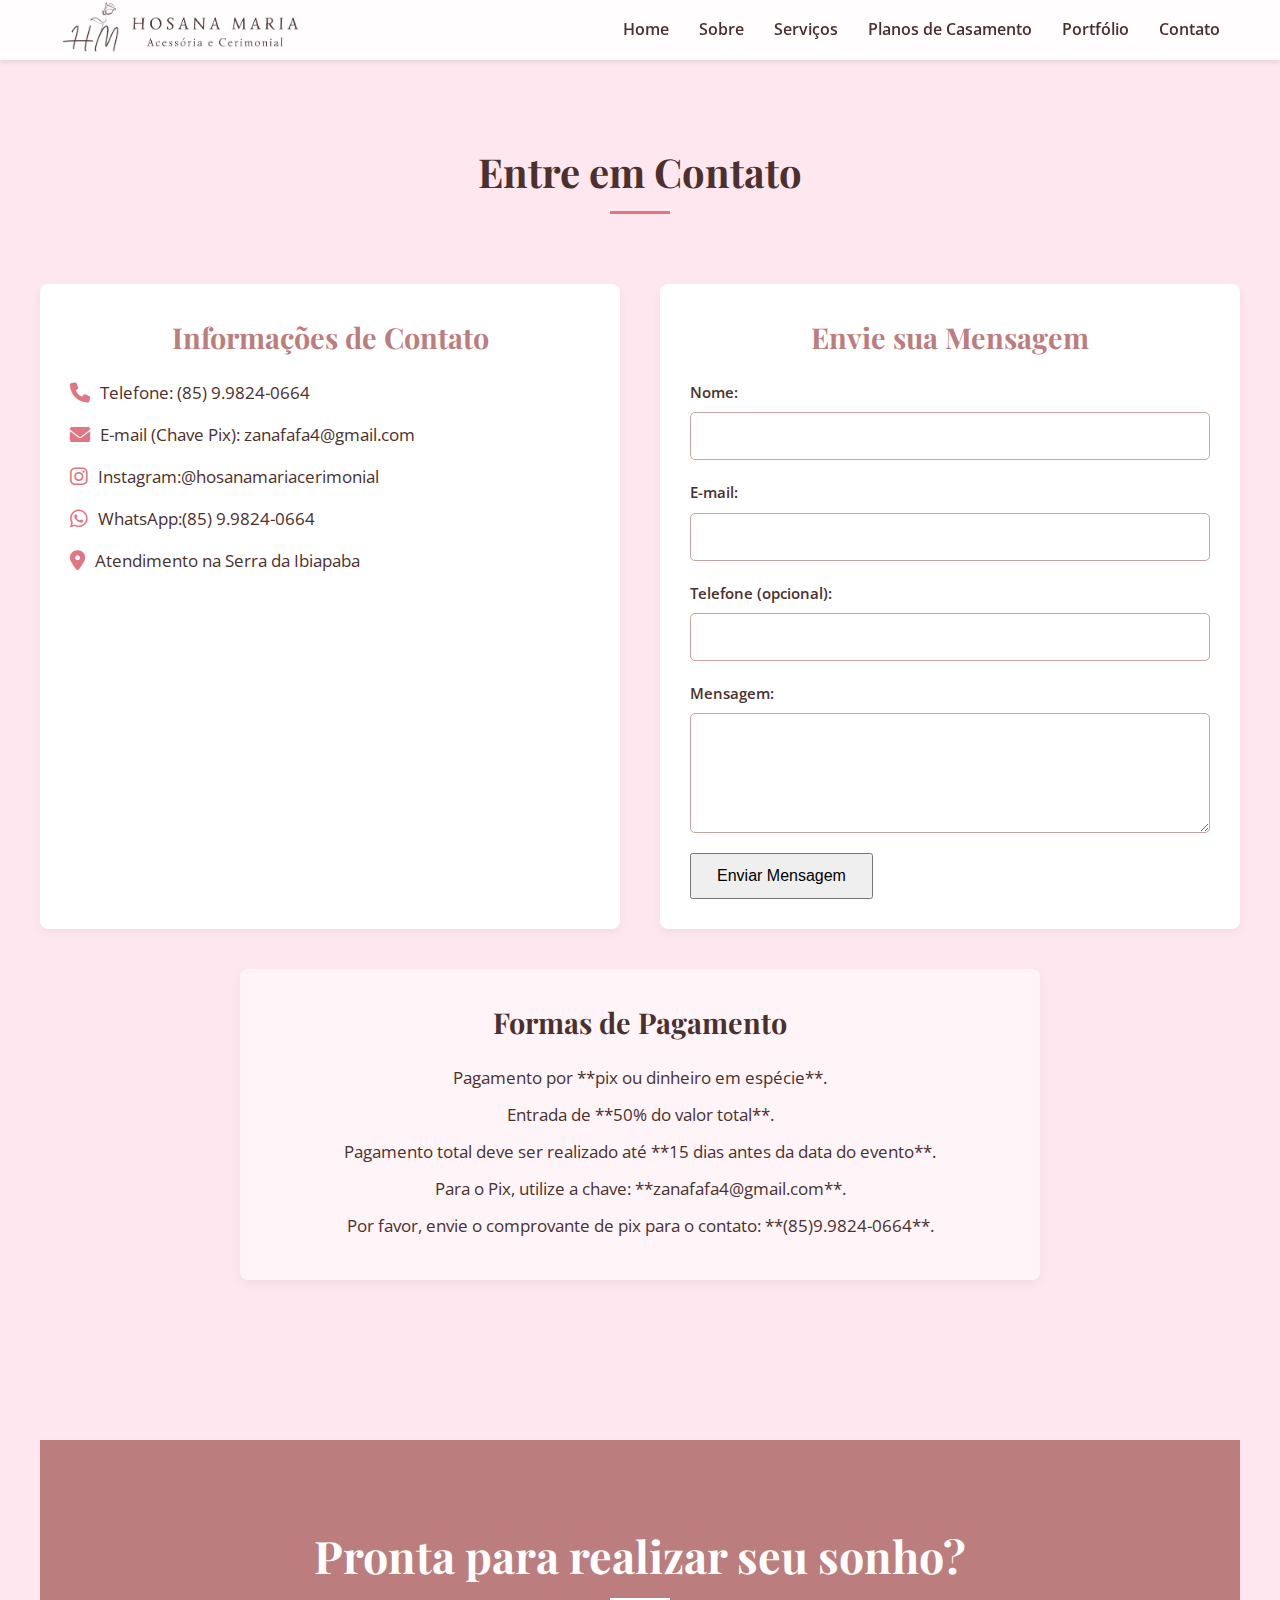
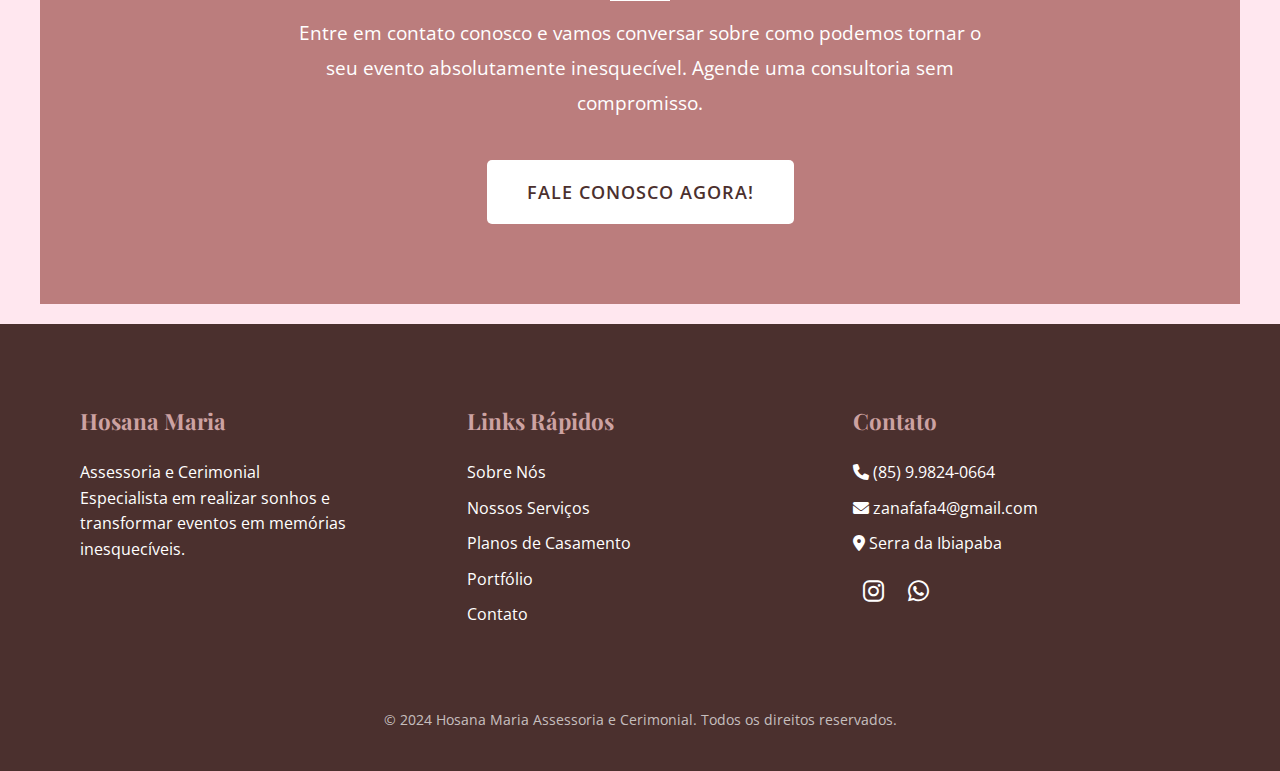
<file: pages/contato.html>
<!DOCTYPE html>
<html lang="pt-BR">
<head>
    <meta charset="UTF-8">
    <meta name="viewport" content="width=device-width, initial-scale=1.0">
    <title>Contato - Hosana Maria Assessoria e Cerimonial</title>
    <meta name="description" content="Entre em contato com Hosana Maria para agendar uma consultoria, tirar dúvidas ou solicitar um orçamento para seu evento.">
    
    <link href="https://fonts.googleapis.com/css2?family=Playfair+Display:wght@400;700&family=Open+Sans:wght@300;400;600&display=swap" rel="stylesheet">
    
    <link rel="stylesheet" href="https://cdnjs.cloudflare.com/ajax/libs/font-awesome/6.0.0-beta3/css/all.min.css">
    <link rel="stylesheet" href="/css/style.css">
    <link rel="stylesheet" href="/css/contato.css">
</head>
<body>
    <header>
        <nav class="navbar container">
            <div class="logo">
                <a href="/index.html">
                    <img src="/img/logo.webp" alt="Logo Hosana Maria Assessoria e Cerimonial"> </a>
                </a>
            </div>
            <div class="hamburger">
                <span></span>
                <span></span>
                <span></span>
            </div>
            <ul class="nav-links">
                <li><a href="/index.html">Home</a></li>
                <li><a href="sobre.html">Sobre</a></li>
                <li><a href="servicos.html">Serviços</a></li>
                <li><a href="planos.html">Planos de Casamento</a></li>
                <li><a href="portfolio.html">Portfólio</a></li>
                <li><a href="contato.html">Contato</a></li>
            </ul>
        </nav>
    </header>

    <main>
        <section id="contact" class="container">
            <h2>Entre em Contato</h2>
            <div class="contact-content">
                <div class="contact-info">
                    <h3>Informações de Contato</h3>
                    <ul>
                        <li><i class="fas fa-phone"></i> Telefone: (85) 9.9824-0664 </li>
                        <li><i class="fas fa-envelope"></i> E-mail (Chave Pix): zanafafa4@gmail.com </li>
                        <li><i class="fab fa-instagram"></i> Instagram: <a href="https://www.instagram.com/hosanamariacerimonial/" target="_blank">@hosanamariacerimonial</a> </li>
                        <li><i class="fab fa-whatsapp"></i> WhatsApp: <a href="https://wa.me/5585998240664" target="_blank">(85) 9.9824-0664</a> </li>
                        <li><i class="fas fa-map-marker-alt"></i> Atendimento na Serra da Ibiapaba </li>
                    </ul>
                </div>
                <div class="contact-form">
                    <h3>Envie sua Mensagem</h3>
                    <form action="#" method="POST">
                        <label for="name">Nome:</label>
                        <input type="text" id="name" name="name" required>
                        
                        <label for="email">E-mail:</label>
                        <input type="email" id="email" name="email" required>
                        
                        <label for="phone">Telefone (opcional):</label>
                        <input type="tel" id="phone" name="phone">
                        
                        <label for="message">Mensagem:</label>
                        <textarea id="message" name="message" required></textarea>
                        
                        <button type="submit" class="btn">Enviar Mensagem</button>
                    </form>
                </div>
            </div>

            <div class="payment-info">
                <h3>Formas de Pagamento</h3>
                <p>Pagamento por **pix ou dinheiro em espécie**.</p>
                <p>Entrada de **50% do valor total**.</p>
                <p>Pagamento total deve ser realizado até **15 dias antes da data do evento**.</p>
                <p>Para o Pix, utilize a chave: **zanafafa4@gmail.com**.</p>
                <p>Por favor, envie o comprovante de pix para o contato: **(85)9.9824-0664**.</p>
            </div>
        </section>

        <section id="final-cta" class="container">
            <h2>Pronta para realizar seu sonho?</h2>
            <p>Entre em contato conosco e vamos conversar sobre como podemos tornar o seu evento absolutamente inesquecível. Agende uma consultoria sem compromisso.</p>
            <a href="https://wa.me/5585998240664?text=Olá,%20gostaria%20de%20saber%20mais%20sobre%20os%20Planos." target="blank" class="btn">Fale Conosco Agora!</a>
        </section>
    </main>

    <footer id="contact-section-footer"> <div class="container footer-content">
            <div class="footer-col">
                <h4>Hosana Maria</h4>
                <p>Assessoria e Cerimonial</p>
                <p>Especialista em realizar sonhos e transformar eventos em memórias inesquecíveis.</p>
            </div>
            <div class="footer-col">
                <h4>Links Rápidos</h4>
                <ul>
                    <li><a href="sobre.html">Sobre Nós</a></li>
                    <li><a href="servicos.html">Nossos Serviços</a></li>
                    <li><a href="planos.html">Planos de Casamento</a></li>
                    <li><a href="portfolio.html">Portfólio</a></li>
                    <li><a href="contato.html">Contato</a></li>
                </ul>
            </div>
            <div class="footer-col">
                <h4>Contato</h4>
                <ul>
                    <li><i class="fas fa-phone"></i> (85) 9.9824-0664 </li>
                    <li><i class="fas fa-envelope"></i> zanafafa4@gmail.com </li>
                    <li><i class="fas fa-map-marker-alt"></i> Serra da Ibiapaba </li>
                </ul>
                <div class="social-icons" style="margin-top: 15px;">
                    <a href="https://www.instagram.com/hosanamariacerimonial/" target="_blank" aria-label="Instagram"><i class="fab fa-instagram"></i></a> 
                    <a href="https://wa.me/5585998240664" target="_blank" aria-label="WhatsApp"><i class="fab fa-whatsapp"></i></a> 
                </div>
            </div>
        </div>
        <div class="copyright">
            <p>&copy; 2024 Hosana Maria Assessoria e Cerimonial. Todos os direitos reservados.</p>
        </div>
    </footer>

    <script src="/js/menu.js"></script>    
</body>
</html>
</file>
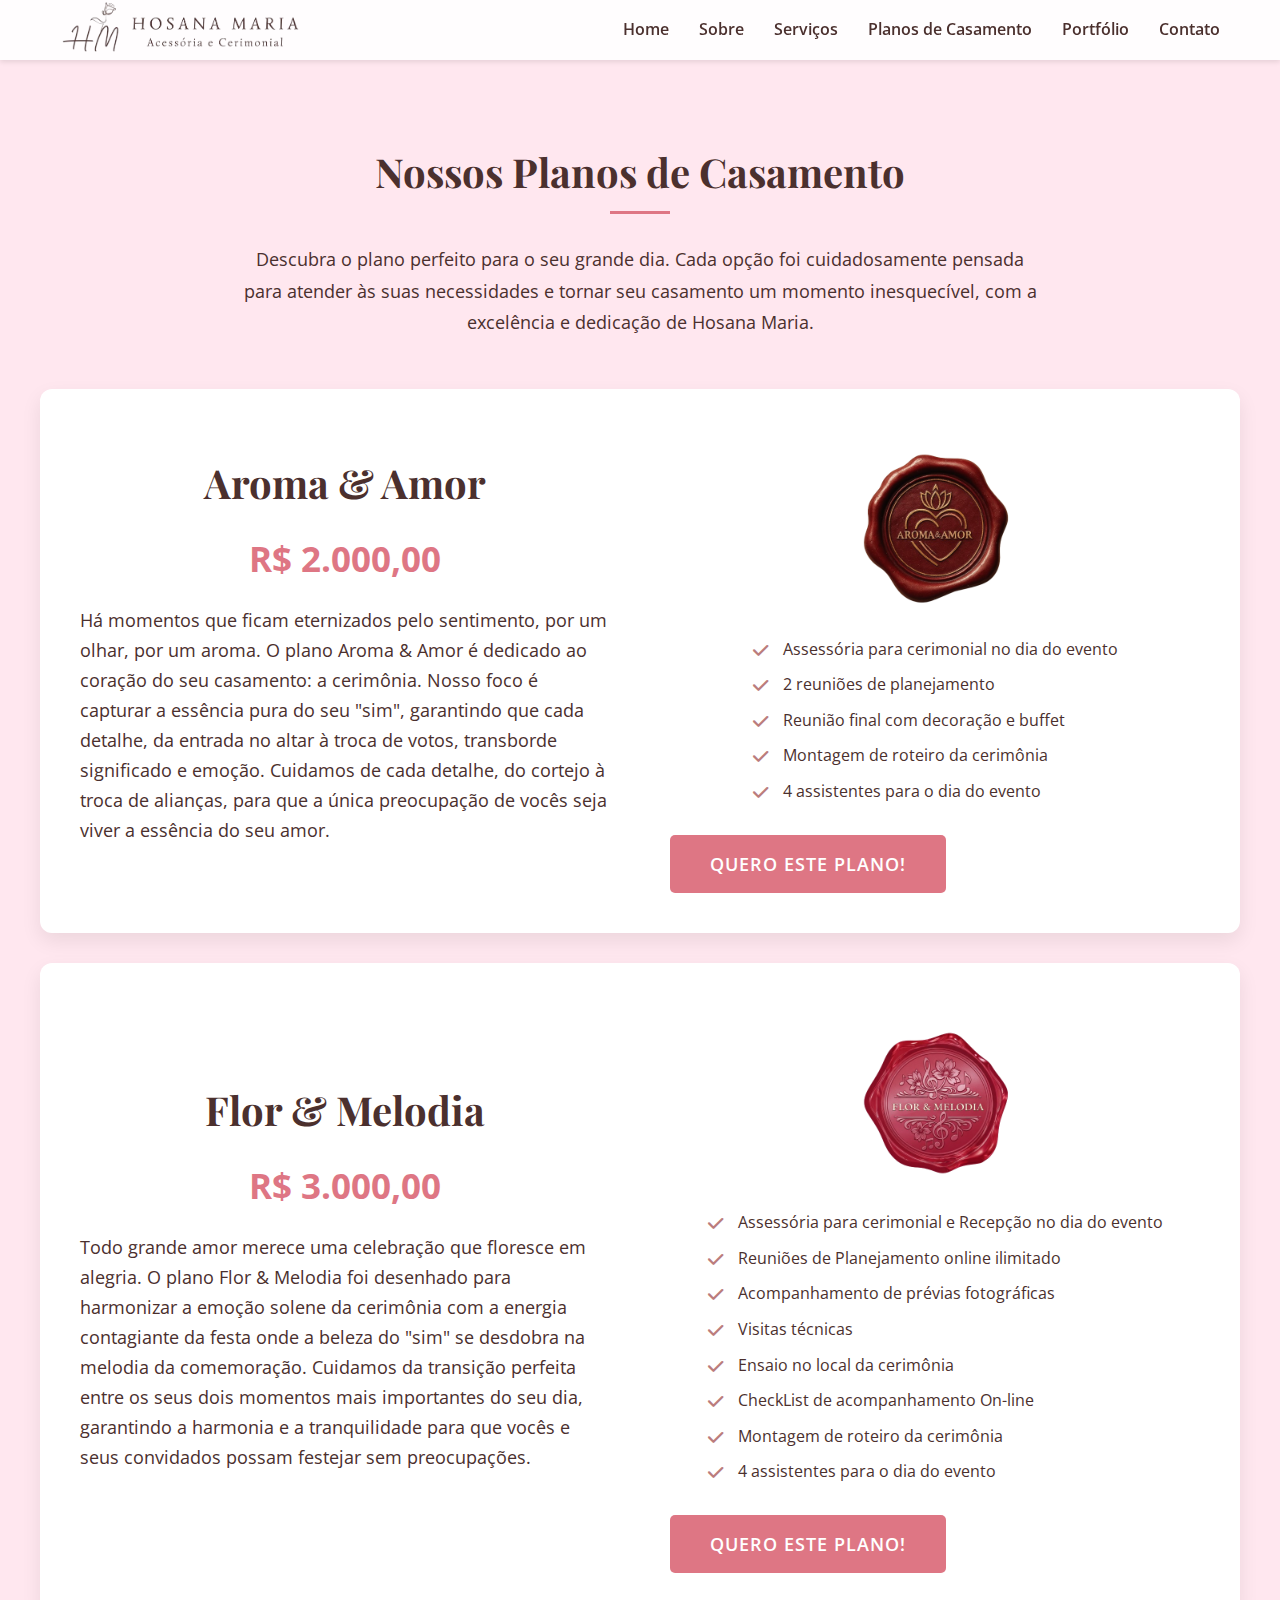
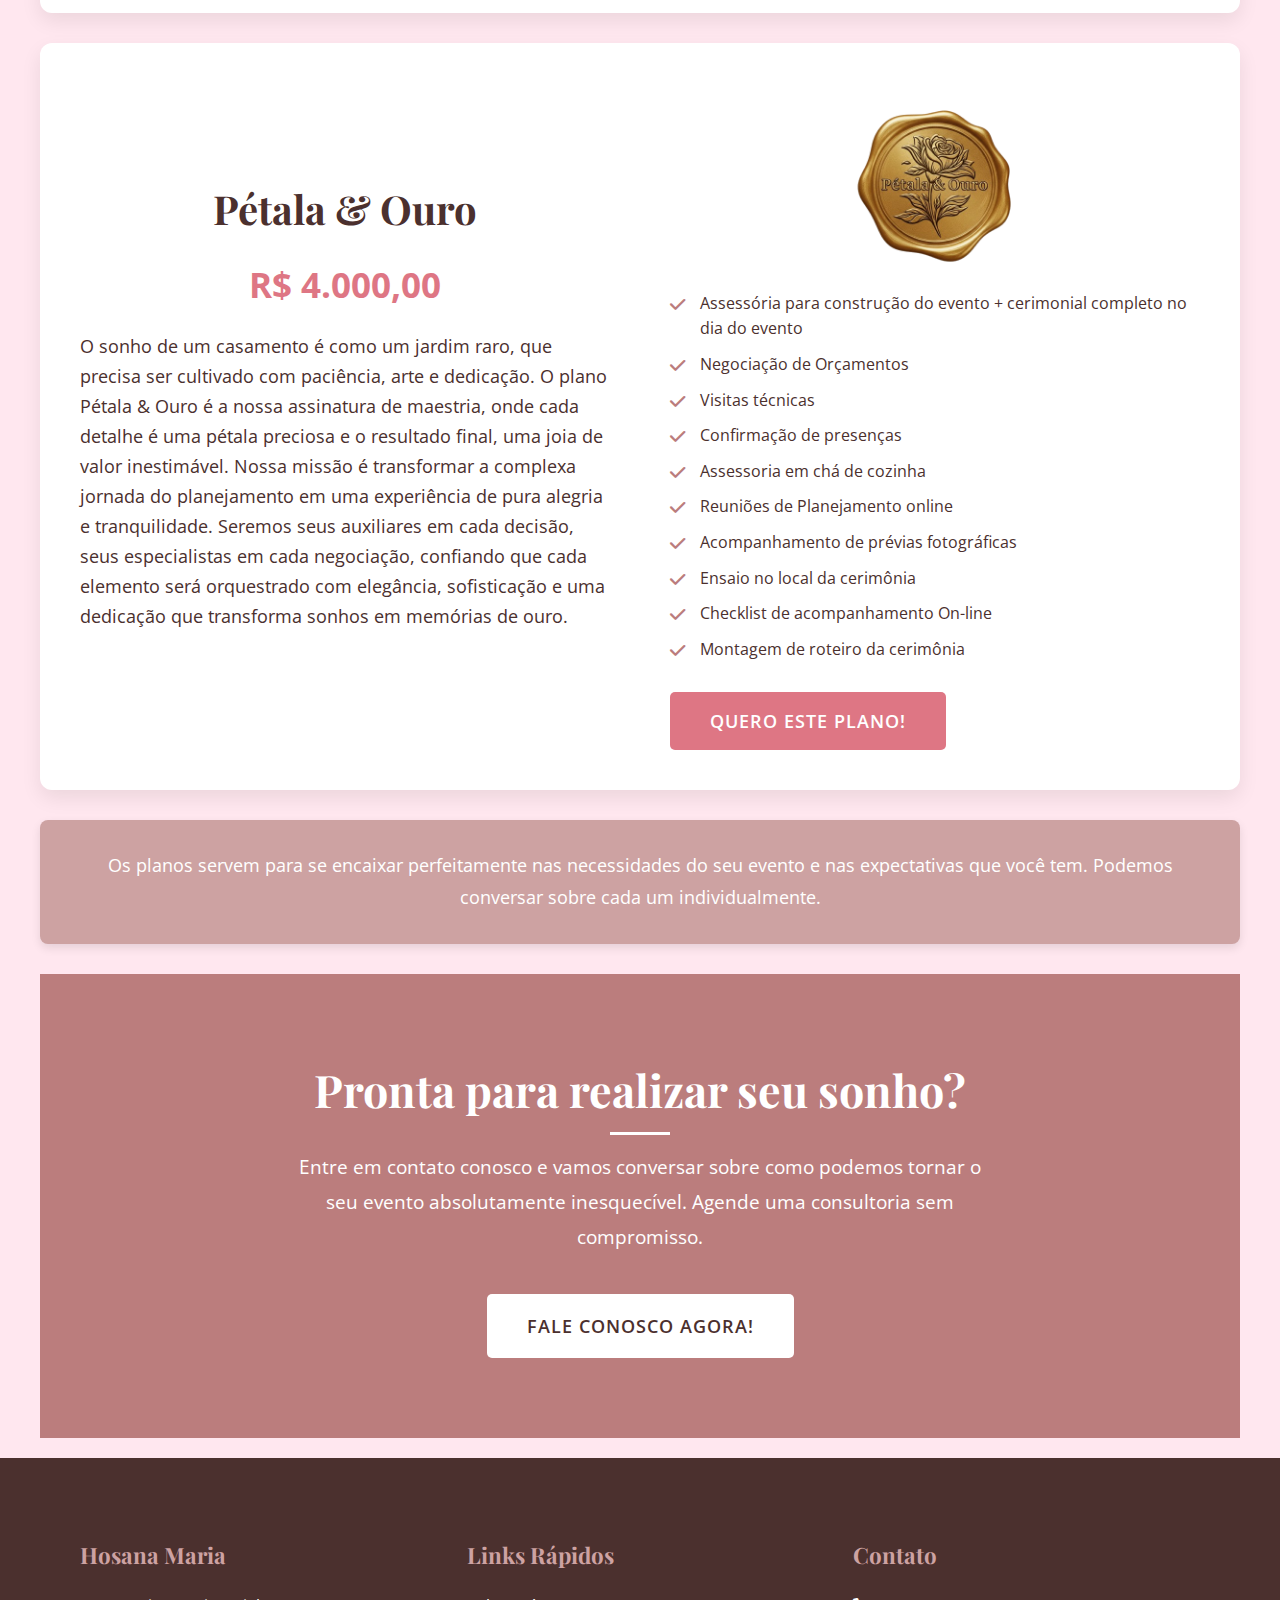
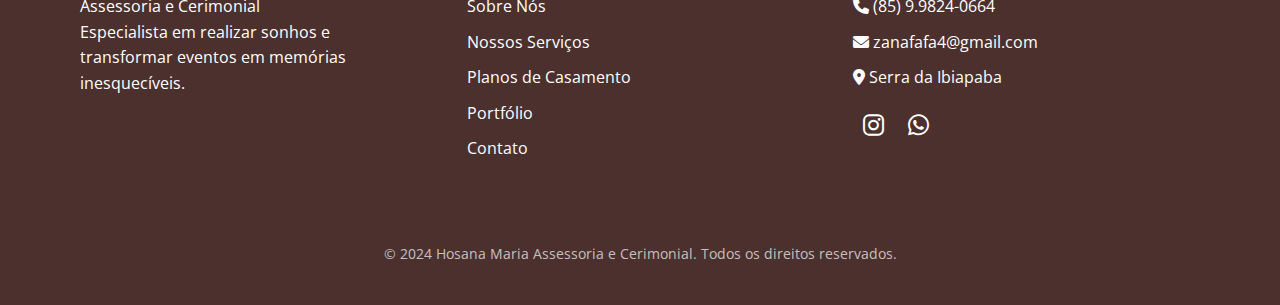
<file: pages/planos.html>
<!DOCTYPE html>
<html lang="pt-BR">

<head>
    <meta charset="UTF-8">
    <meta name="viewport" content="width=device-width, initial-scale=1.0">
    <title>Planos de Casamento - Hosana Maria Assessoria e Cerimonial</title>
    <meta name="description"
        content="Descubra os planos exclusivos de assessoria e cerimonial de casamento da Hosana Maria: Aroma & Amor, Flor & Melodia e Pétala & Ouro.">

    <link
        href="https://fonts.googleapis.com/css2?family=Playfair+Display:wght@400;700&family=Open+Sans:wght@300;400;600&display=swap"
        rel="stylesheet">

    <link rel="stylesheet" href="https://cdnjs.cloudflare.com/ajax/libs/font-awesome/6.0.0-beta3/css/all.min.css">
    <link rel="stylesheet" href="/css/style.css">
    <link rel="stylesheet" href="/css/planos.css">
</head>

<body>
    <header>
        <nav class="navbar container">
            <div class="logo">
                <a href="/index.html">
                    <img src="/img/logo.webp" alt="Logo Hosana Maria Assessoria e Cerimonial"> </a>
                </a>
            </div>
            <div class="hamburger">
                <span></span>
                <span></span>
                <span></span>
            </div>
            <ul class="nav-links">
                <li><a href="/index.html">Home</a></li>
                <li><a href="sobre.html">Sobre</a></li>
                <li><a href="servicos.html">Serviços</a></li>
                <li><a href="planos.html">Planos de Casamento</a></li>
                <li><a href="portfolio.html">Portfólio</a></li>
                <li><a href="contato.html">Contato</a></li>
            </ul>
        </nav>
    </header>

    <main>
        <section id="wedding-plans" class="container">
            <h2>Nossos Planos de Casamento</h2>
            <p class="intro-text">Descubra o plano perfeito para o seu grande dia. Cada opção foi cuidadosamente pensada
                para atender às suas necessidades e tornar seu casamento um momento inesquecível, com a excelência e
                dedicação de Hosana Maria.</p>

            <div id="aroma-amor" class="plan-section">
                <div class="plan-content">
                    <h3>Aroma & Amor</h3>
                    <div class="price">R$ 2.000,00</div>
                    <p class="plan-description">Há momentos que ficam eternizados pelo sentimento, por um olhar, por um
                        aroma. O plano Aroma & Amor é dedicado ao coração do seu casamento: a cerimônia. Nosso foco é
                        capturar a essência pura do seu "sim", garantindo que cada detalhe, da entrada no altar à troca
                        de votos, transborde significado e emoção. Cuidamos de cada detalhe, do cortejo à troca de
                        alianças, para que a única preocupação de vocês seja viver a essência do seu amor.</p>
                </div>
                <div class="plan-content">
                    <div class="plan-image">
                        <img src="/img/selo_aromaeflor.png" alt="Imagem do Plano Flor & Melodia">
                    </div>
                    <ul>
                        <li>Assessória para cerimonial no dia do evento </li>
                        <li>2 reuniões de planejamento </li>
                        <li>Reunião final com decoração e buffet </li>
                        <li>Montagem de roteiro da cerimônia </li>
                        <li>4 assistentes para o dia do evento </li>
                    </ul>
                    <a href="https://wa.me/5585998240664?text=Olá,%20gostaria%20de%20saber%20mais%20sobre%20o%20Plano%20Aroma%20e%20Amor." target="blank" class="btn">Quero este plano!</a>
                </div>
            </div>

            <div id="flor-melodia" class="plan-section reverse">
                <div class="plan-content">
                    <h3>Flor & Melodia</h3>
                    <div class="price">R$ 3.000,00</div>
                    <p class="plan-description">Todo grande amor merece uma celebração que floresce em alegria. O plano
                        Flor & Melodia foi desenhado para harmonizar a emoção solene da cerimônia com a energia
                        contagiante da festa onde a beleza do "sim" se desdobra na melodia da comemoração. Cuidamos da
                        transição perfeita entre os seus dois momentos mais importantes do seu dia, garantindo a
                        harmonia e a tranquilidade para que vocês e seus convidados possam festejar sem preocupações.
                    </p>
                </div>
                <div class="plan-content">
                    <div class="plan-image">
                        <img src="/img/selo_musica.png" alt="Imagem do Plano Flor & Melodia: Festa vibrante">
                    </div>
                    <ul>
                        <li>Assessória para cerimonial e Recepção no dia do evento </li>
                        <li>Reuniões de Planejamento online ilimitado </li>
                        <li>Acompanhamento de prévias fotográficas </li>
                        <li>Visitas técnicas </li>
                        <li>Ensaio no local da cerimônia </li>
                        <li>CheckList de acompanhamento On-line </li>
                        <li>Montagem de roteiro da cerimônia </li>
                        <li>4 assistentes para o dia do evento </li>
                    </ul>
                    <a href="https://wa.me/5585998240664?text=Olá,%20gostaria%20de%20saber%20mais%20sobre%20o%20Plano%20Flor%20e%20Melodia." target="blank" class="btn">Quero este plano!</a>
                </div>
            </div>

            <div id="petala-ouro" class="plan-section">
                <div class="plan-content">
                    <h3>Pétala & Ouro</h3>
                    <div class="price">R$ 4.000,00</div>
                    <p class="plan-description">O sonho de um casamento é como um jardim raro, que precisa ser cultivado
                        com paciência, arte e dedicação. O plano Pétala & Ouro é a nossa assinatura de maestria, onde
                        cada detalhe é uma pétala preciosa e o resultado final, uma joia de valor inestimável. Nossa
                        missão é transformar a complexa jornada do planejamento em uma experiência de pura alegria e
                        tranquilidade. Seremos seus auxiliares em cada decisão, seus especialistas em cada negociação,
                        confiando que cada elemento será orquestrado com elegância, sofisticação e uma dedicação que
                        transforma sonhos em memórias de ouro.</p>
                </div>
                <div class="plan-content">
                    <div class="plan-image">
                    <img src="/img/selo_ouro.png" style="transform: scale(1.2);" 
                        alt="Imagem do Plano Pétala & Ouro: Detalhes de luxo">
                </div>
                    
                    <ul>
                        <li>Assessória para construção do evento + cerimonial completo no dia do evento </li>
                        <li>Negociação de Orçamentos </li>
                        <li>Visitas técnicas </li>
                        <li>Confirmação de presenças </li>
                        <li>Assessoria em chá de cozinha </li>
                        <li>Reuniões de Planejamento online </li>
                        <li>Acompanhamento de prévias fotográficas </li>
                        <li>Ensaio no local da cerimônia </li>
                        <li>Checklist de acompanhamento On-line </li>
                        <li>Montagem de roteiro da cerimônia </li>
                    </ul>
                    <a href="https://wa.me/5585998240664?text=Olá,%20gostaria%20de%20saber%20mais%20sobre%20o%20Plano%20Pétala%20e%20Ouro." target="blank" class="btn">Quero este plano!</a>
                </div>
            </div>

            <div class="special-plans-note">
                <p>Os planos servem para se encaixar perfeitamente nas necessidades do seu evento e nas expectativas que
                    você tem. Podemos conversar sobre cada um individualmente. </p>
            </div>
        </section>

        <section id="final-cta" class="container">
            <h2>Pronta para realizar seu sonho?</h2>
            <p>Entre em contato conosco e vamos conversar sobre como podemos tornar o seu evento absolutamente
                inesquecível. Agende uma consultoria sem compromisso.</p>
            <a href="https://wa.me/5585998240664?text=Olá,%20gostaria%20de%20saber%20mais%20sobre%20os%20Planos." target="blank" class="btn">Fale Conosco Agora!</a>
        </section>
    </main>

    <footer id="contact-section">
        <div class="container footer-content">
            <div class="footer-col">
                <h4>Hosana Maria</h4>
                <p>Assessoria e Cerimonial</p>
                <p>Especialista em realizar sonhos e transformar eventos em memórias inesquecíveis.</p>
            </div>
            <div class="footer-col">
                <h4>Links Rápidos</h4>
                <ul>
                    <li><a href="sobre.html">Sobre Nós</a></li>
                    <li><a href="servicos.html">Nossos Serviços</a></li>
                    <li><a href="planos.html">Planos de Casamento</a></li>
                    <li><a href="portfolio.html">Portfólio</a></li>
                    <li><a href="contato.html">Contato</a></li>
                </ul>
            </div>
            <div class="footer-col">
                <h4>Contato</h4>
                <ul>
                    <li><i class="fas fa-phone"></i> (85) 9.9824-0664</li>
                    <li><i class="fas fa-envelope"></i> zanafafa4@gmail.com</li>
                    <li><i class="fas fa-map-marker-alt"></i> Serra da Ibiapaba</li>
                </ul>
                <div class="social-icons" style="margin-top: 15px;">
                    <a href="https://www.instagram.com/hosanamariacerimonial/" target="_blank" aria-label="Instagram"><i
                            class="fab fa-instagram"></i></a>
                    <a href="https://wa.me/5585998240664" target="_blank" aria-label="WhatsApp"><i
                            class="fab fa-whatsapp"></i></a>
                </div>
            </div>
        </div>
        <div class="copyright">
            <p>&copy; 2024 Hosana Maria Assessoria e Cerimonial. Todos os direitos reservados.</p>
        </div>
    </footer>

    <script src="/js/menu.js"></script>
</body>

</html>
</file>
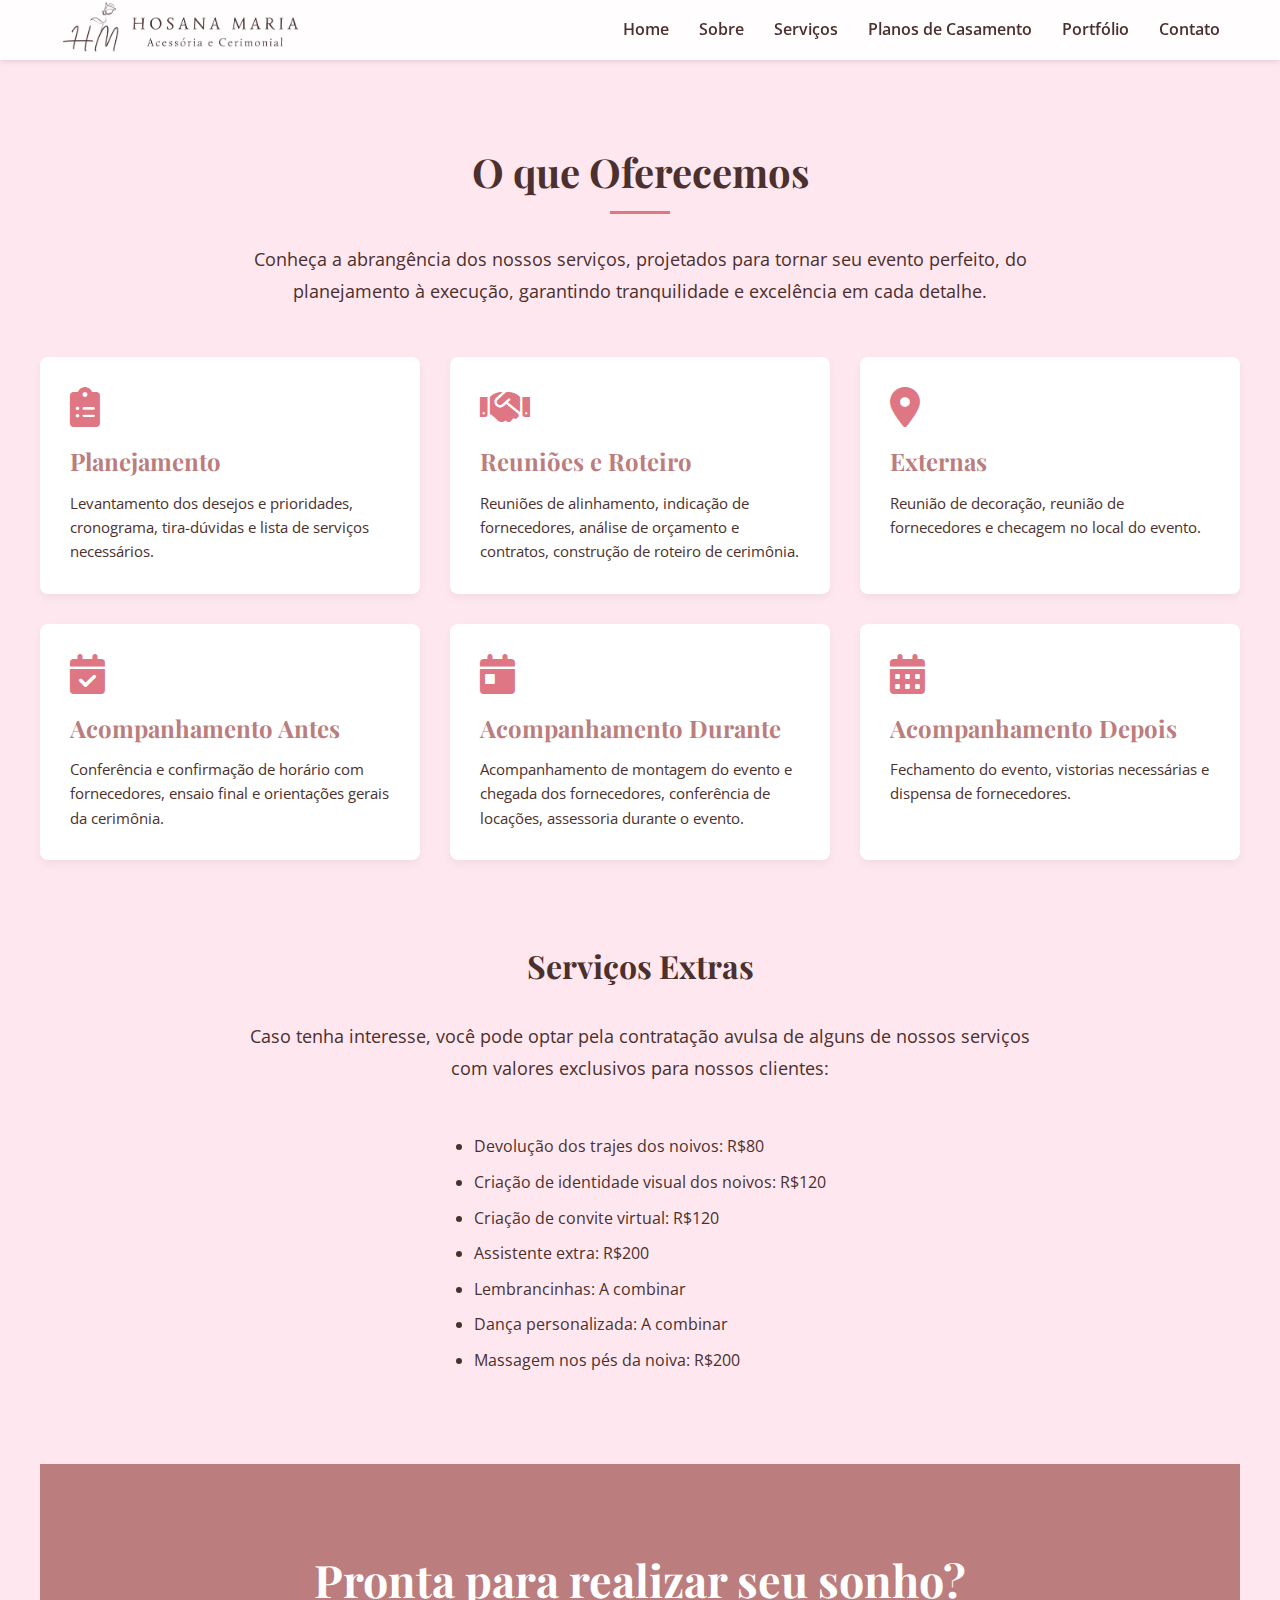
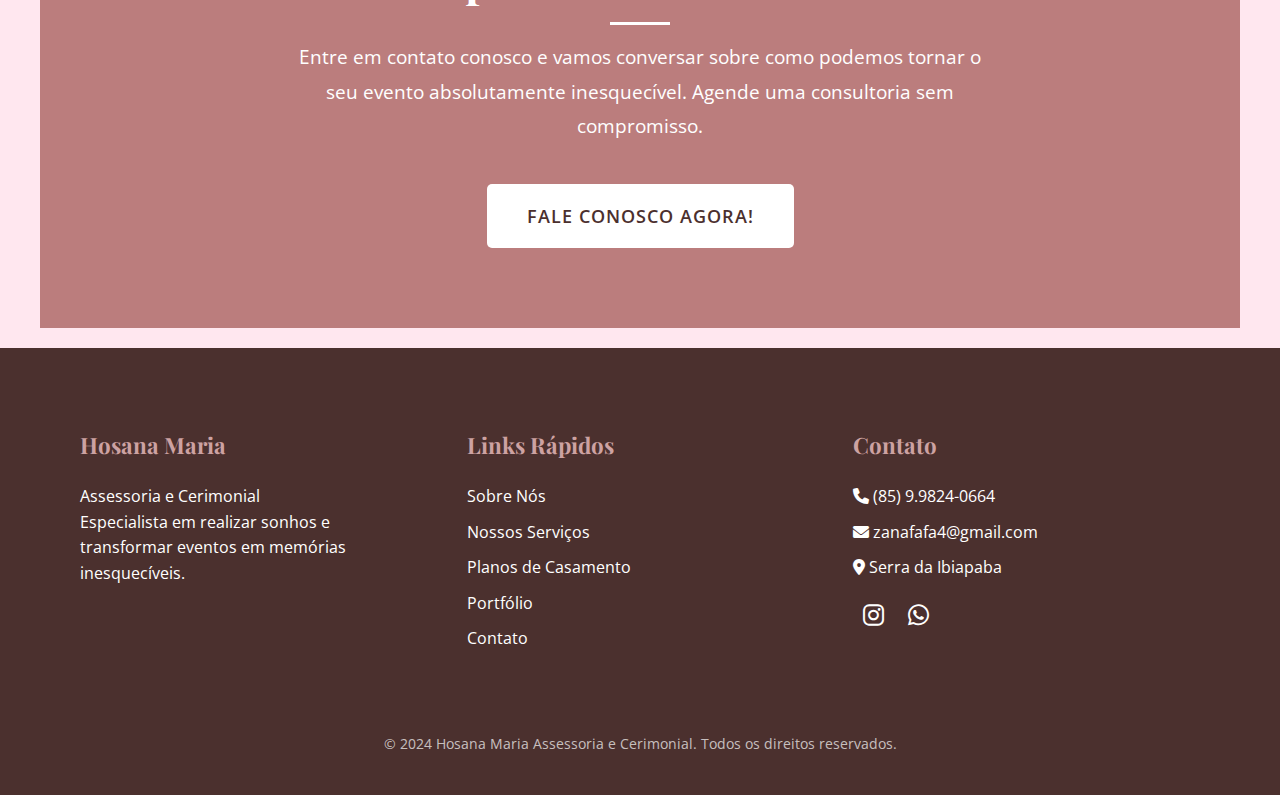
<file: pages/servicos.html>
<!DOCTYPE html>
<html lang="pt-BR">
<head>
    <meta charset="UTF-8">
    <meta name="viewport" content="width=device-width, initial-scale=1.0">
    <title>Serviços - Hosana Maria Assessoria e Cerimonial</title>
    <meta name="description" content="Conheça todos os serviços de assessoria e cerimonial oferecidos pela Hosana Maria para casamentos e eventos.">
    
    <link href="https://fonts.googleapis.com/css2?family=Playfair+Display:wght@400;700&family=Open+Sans:wght@300;400;600&display=swap" rel="stylesheet">
    
    <link rel="stylesheet" href="https://cdnjs.cloudflare.com/ajax/libs/font-awesome/6.0.0-beta3/css/all.min.css">
    <link rel="stylesheet" href="/css/style.css">
    <link rel="stylesheet" href="/css/servicos.css">
</head>
<body>
    <header>
        <nav class="navbar container">
            <div class="logo">
                <a href="/index.html">
                    <img src="/img/logo.webp" alt="Logo Hosana Maria Assessoria e Cerimonial"> </a>
                </a>
            </div>
            <div class="hamburger">
                <span></span>
                <span></span>
                <span></span>
            </div>
            <ul class="nav-links">
                <li><a href="/index.html">Home</a></li>
                <li><a href="sobre.html">Sobre</a></li>
                <li><a href="servicos.html">Serviços</a></li>
                <li><a href="planos.html">Planos de Casamento</a></li>
                <li><a href="portfolio.html">Portfólio</a></li>
                <li><a href="contato.html">Contato</a></li>
            </ul>
        </nav>
    </header>

    <main>
        <section id="services" class="container">
            <h2>O que Oferecemos</h2>
            <p class="intro-text">Conheça a abrangência dos nossos serviços, projetados para tornar seu evento perfeito, do planejamento à execução, garantindo tranquilidade e excelência em cada detalhe.</p>

            <div class="service-grid">
                <div class="service-item">
                    <i class="fas fa-clipboard-list"></i>
                    <h3>Planejamento</h3>
                    <p>Levantamento dos desejos e prioridades, cronograma, tira-dúvidas e lista de serviços necessários. </p>
                </div>
                <div class="service-item">
                    <i class="fas fa-handshake"></i>
                    <h3>Reuniões e Roteiro</h3>
                    <p>Reuniões de alinhamento, indicação de fornecedores, análise de orçamento e contratos, construção de roteiro de cerimônia. </p>
                </div>
                <div class="service-item">
                    <i class="fas fa-map-marker-alt"></i>
                    <h3>Externas</h3>
                    <p>Reunião de decoração, reunião de fornecedores e checagem no local do evento. </p>
                </div>
                <div class="service-item">
                    <i class="fas fa-calendar-check"></i>
                    <h3>Acompanhamento Antes</h3>
                    <p>Conferência e confirmação de horário com fornecedores, ensaio final e orientações gerais da cerimônia. </p>
                </div>
                <div class="service-item">
                    <i class="fas fa-calendar-day"></i>
                    <h3>Acompanhamento Durante</h3>
                    <p>Acompanhamento de montagem do evento e chegada dos fornecedores, conferência de locações, assessoria durante o evento. </p>
                </div>
                <div class="service-item">
                    <i class="fas fa-calendar-alt"></i>
                    <h3>Acompanhamento Depois</h3>
                    <p>Fechamento do evento, vistorias necessárias e dispensa de fornecedores. </p>
                </div>
            </div>

            <div class="extra-services">
                <h3>Serviços Extras</h3>
                <p class="intro-text">Caso tenha interesse, você pode optar pela contratação avulsa de alguns de nossos serviços com valores exclusivos para nossos clientes: </p>
                <ul>
                    <li>Devolução dos trajes dos noivos: R$80 </li>
                    <li>Criação de identidade visual dos noivos: R$120 </li>
                    <li>Criação de convite virtual: R$120 </li>
                    <li>Assistente extra: R$200 </li>
                    <li>Lembrancinhas: A combinar </li>
                    <li>Dança personalizada: A combinar </li>
                    <li>Massagem nos pés da noiva: R$200 </li>
                </ul>
            </div>
        </section>

        <section id="final-cta" class="container">
            <h2>Pronta para realizar seu sonho?</h2>
            <p>Entre em contato conosco e vamos conversar sobre como podemos tornar o seu evento absolutamente inesquecível. Agende uma consultoria sem compromisso.</p>
            <a href="https://wa.me/5585998240664?text=Olá,%20gostaria%20de%20saber%20mais%20sobre%20os%20Planos." class="btn" target="blank">Fale Conosco Agora!</a>
        </section>
    </main>

    <footer id="contact-section">
        <div class="container footer-content">
            <div class="footer-col">
                <h4>Hosana Maria</h4>
                <p>Assessoria e Cerimonial</p>
                <p>Especialista em realizar sonhos e transformar eventos em memórias inesquecíveis.</p>
            </div>
            <div class="footer-col">
                <h4>Links Rápidos</h4>
                <ul>
                    <li><a href="sobre.html">Sobre Nós</a></li>
                    <li><a href="servicos.html">Nossos Serviços</a></li>
                    <li><a href="planos.html">Planos de Casamento</a></li>
                    <li><a href="portfolio.html">Portfólio</a></li>
                    <li><a href="contato.html">Contato</a></li>
                </ul>
            </div>
            <div class="footer-col">
                <h4>Contato</h4>
                <ul>
                    <li><i class="fas fa-phone"></i> (85) 9.9824-0664</li>
                    <li><i class="fas fa-envelope"></i> zanafafa4@gmail.com</li>
                    <li><i class="fas fa-map-marker-alt"></i> Serra da Ibiapaba</li>
                </ul>
                <div class="social-icons" style="margin-top: 15px;">
                    <a href="https://www.instagram.com/hosanamariacerimonial/" target="_blank" aria-label="Instagram"><i class="fab fa-instagram"></i></a>
                    <a href="https://wa.me/5585998240664" target="_blank" aria-label="WhatsApp"><i class="fab fa-whatsapp"></i></a>
                </div>
            </div>
        </div>
        <div class="copyright">
            <p>&copy; 2024 Hosana Maria Assessoria e Cerimonial. Todos os direitos reservados.</p>
        </div>
    </footer>

    <script src="/js/menu.js"></script>    
</body>
</html>
</file>
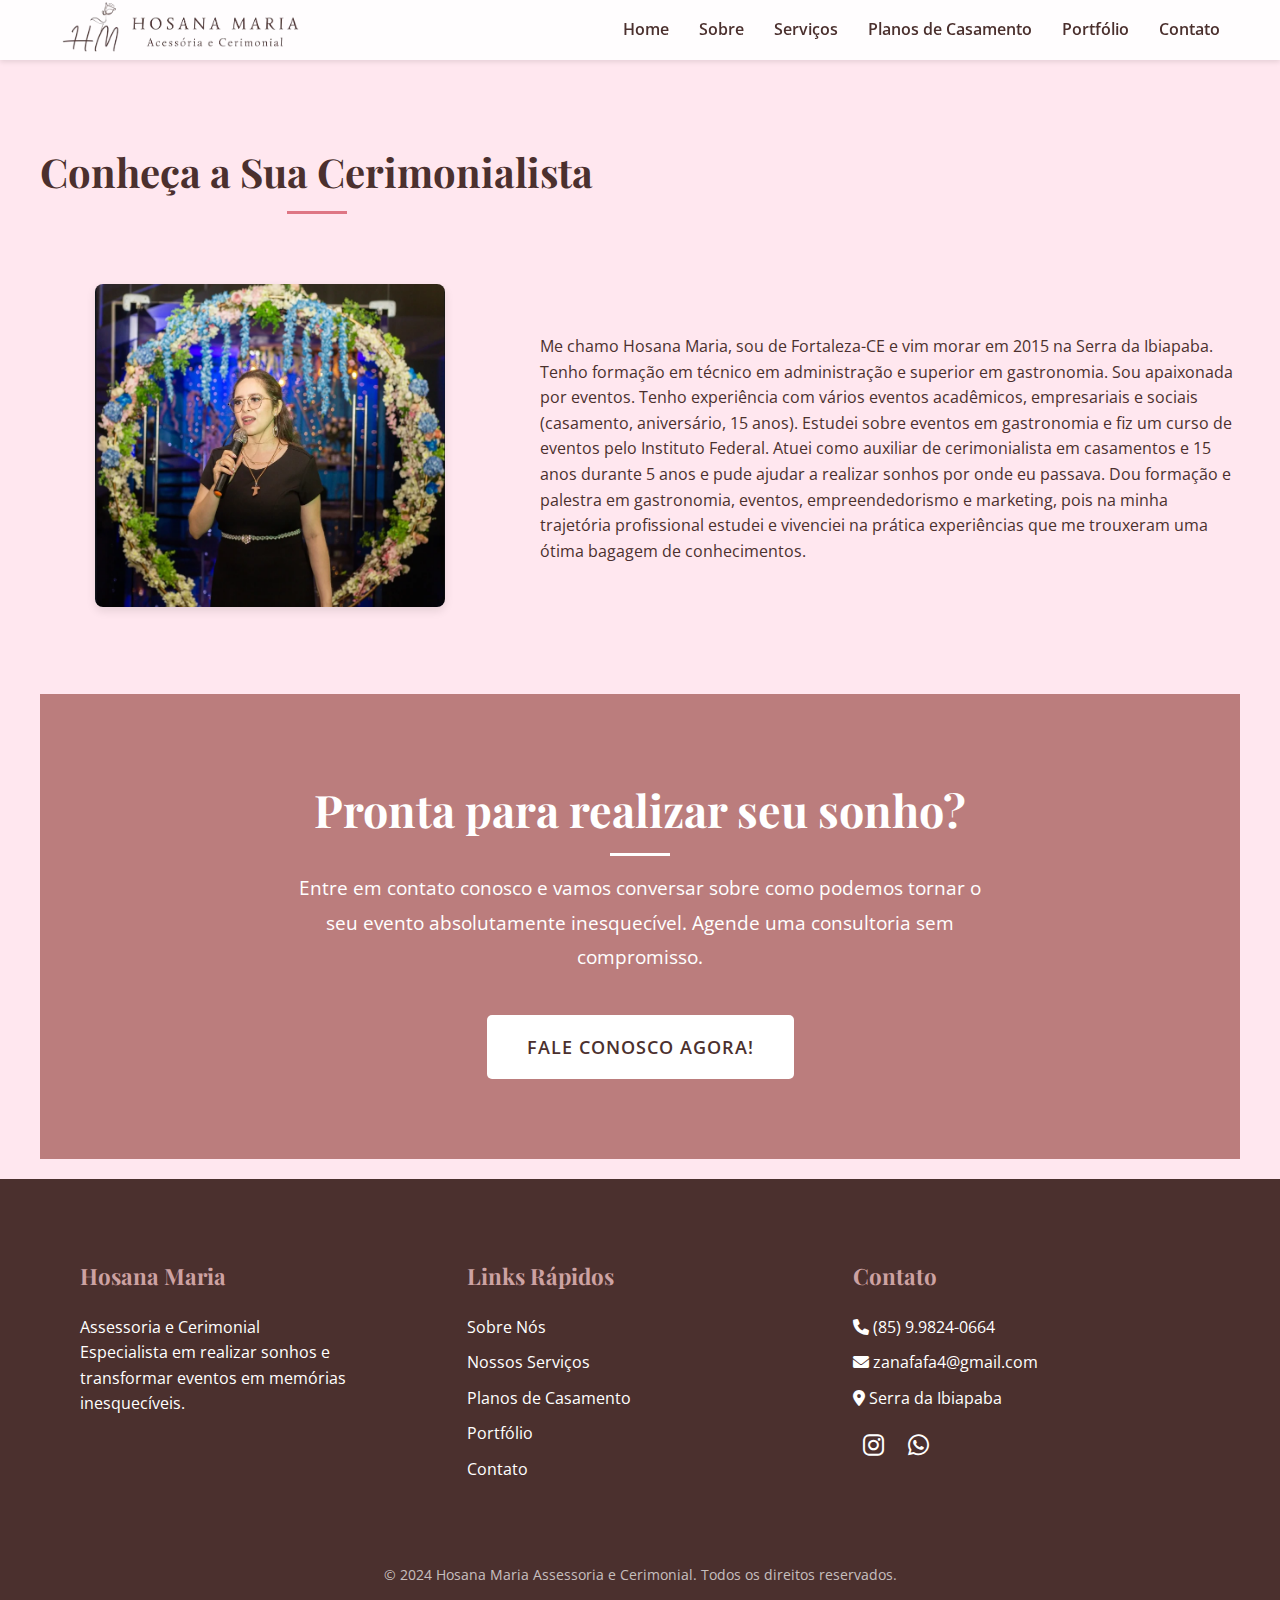
<file: pages/sobre.html>
<!DOCTYPE html>
<html lang="pt-BR">
  <head>
    <meta charset="UTF-8" />
    <meta name="viewport" content="width=device-width, initial-scale=1.0" />
    <title>Sobre Nós - Hosana Maria Assessoria e Cerimonial</title>
    <meta
      name="description"
      content="Conheça a história e a paixão de Hosana Maria pela organização de eventos e cerimonial de casamentos."
    />

    <link
      href="https://fonts.googleapis.com/css2?family=Playfair+Display:wght@400;700&family=Open+Sans:wght@300;400;600&display=swap"
      rel="stylesheet"
    />

    <link
      rel="stylesheet"
      href="https://cdnjs.cloudflare.com/ajax/libs/font-awesome/6.0.0-beta3/css/all.min.css"
    />
    <link rel="stylesheet" href="/css/style.css" />
    <link rel="stylesheet" href="/css/sobre.css" />
  </head>
  <body>
    <header>
      <nav class="navbar container">
        <div class="logo">
          <a href="/index.html">
            <img
              src="/img/logo.webp"
              alt="Logo Hosana Maria Assessoria e Cerimonial"
            />
          </a>
        </div>
        <div class="hamburger">
          <span></span>
          <span></span>
          <span></span>
        </div>
        <ul class="nav-links">
          <li><a href="/index.html">Home</a></li>
          <li><a href="sobre.html">Sobre</a></li>
          <li><a href="servicos.html">Serviços</a></li>
          <li><a href="planos.html">Planos de Casamento</a></li>
          <li><a href="portfolio.html">Portfólio</a></li>
          <li><a href="contato.html">Contato</a></li>
        </ul>
      </nav>
    </header>

    <main>
      <section id="about-us" class="container">
        <h2>Conheça a Sua Cerimonialista</h2>
        <div class="about-content">
          <div class="about-image">
            <img
              src="/img/cerimonialista_hosana.webp"
              alt="Foto de Hosana Maria"
            />
          </div>
          <div class="about-text">
            <p>
              Me chamo Hosana Maria, sou de Fortaleza-CE e vim morar em 2015 na
              Serra da Ibiapaba. Tenho formação em técnico em administração e
              superior em gastronomia. Sou apaixonada por eventos. Tenho
              experiência com vários eventos acadêmicos, empresariais e sociais
              (casamento, aniversário, 15 anos). Estudei sobre eventos em
              gastronomia e fiz um curso de eventos pelo Instituto Federal.
              Atuei como auxiliar de cerimonialista em casamentos e 15 anos
              durante 5 anos e pude ajudar a realizar sonhos por onde eu
              passava. Dou formação e palestra em gastronomia, eventos,
              empreendedorismo e marketing, pois na minha trajetória
              profissional estudei e vivenciei na prática experiências que me
              trouxeram uma ótima bagagem de conhecimentos.
            </p>
          </div>
        </div>
      </section>

      <section id="final-cta" class="container">
        <h2>Pronta para realizar seu sonho?</h2>
        <p>
          Entre em contato conosco e vamos conversar sobre como podemos tornar o
          seu evento absolutamente inesquecível. Agende uma consultoria sem
          compromisso.
        </p>
        <a
          href="https://wa.me/5585998240664?text=Olá,%20gostaria%20de%20saber%20mais%20sobre%20os%20Planos."
          class="btn" target="blank"
          >Fale Conosco Agora!</a
        >
      </section>
    </main>

    <footer id="contact-section">
      <div class="container footer-content">
        <div class="footer-col">
          <h4>Hosana Maria</h4>
          <p>Assessoria e Cerimonial</p>
          <p>
            Especialista em realizar sonhos e transformar eventos em memórias
            inesquecíveis.
          </p>
        </div>
        <div class="footer-col">
          <h4>Links Rápidos</h4>
          <ul>
            <li><a href="sobre.html">Sobre Nós</a></li>
            <li><a href="servicos.html">Nossos Serviços</a></li>
            <li><a href="planos.html">Planos de Casamento</a></li>
            <li><a href="portfolio.html">Portfólio</a></li>
            <li><a href="contato.html">Contato</a></li>
          </ul>
        </div>
        <div class="footer-col">
          <h4>Contato</h4>
          <ul>
            <li><i class="fas fa-phone"></i> (85) 9.9824-0664</li>
            <li><i class="fas fa-envelope"></i> zanafafa4@gmail.com</li>
            <li><i class="fas fa-map-marker-alt"></i> Serra da Ibiapaba</li>
          </ul>
          <div class="social-icons" style="margin-top: 15px;">
            <a
              href="https://www.instagram.com/hosanamariacerimonial/"
              target="_blank"
              aria-label="Instagram"
              ><i class="fab fa-instagram"></i
            ></a>
            <a
              href="https://wa.me/5585998240664"
              target="_blank"
              aria-label="WhatsApp"
              ><i class="fab fa-whatsapp"></i
            ></a>
          </div>
        </div>
      </div>
      <div class="copyright">
        <p>
          &copy; 2024 Hosana Maria Assessoria e Cerimonial. Todos os direitos
          reservados.
        </p>
      </div>
    </footer>

    <script src="/js/menu.js"></script>
  </body>
</html>
</file>
<file: css/style.css>
/* Variáveis de Cores */
:root {
    --cor-principal: #4b302e;
    --cor-secundaria: #bb7d7d;
    --cor-acento-suave: #cda2a2;
    --cor-acento-forte: #de7684;
    --cor-fundo: #ffe7ef;
    --font-titulo: 'Playfair Display', serif;
    --font-texto: 'Open Sans', sans-serif;
}

/* Reset Básico */
* {
    margin: 0;
    padding: 0;
    box-sizing: border-box;
}

body {
    font-family: var(--font-texto);
    color: var(--cor-principal);
    background-color: var(--cor-fundo);
    line-height: 1.6;
}

a {
    text-decoration: none;
    color: var(--cor-principal);
}

ul {
    list-style: none;
}

h1,
h2,
h3,
h4,
h5,
h6 {
    font-family: var(--font-titulo);
    color: var(--cor-principal);
    margin-bottom: 15px;
}

.container {
    max-width: 1200px;
    margin: 0 auto;
    padding: 20px;
}

/* Header e Navegação */
header {
    background-color: rgba(255, 255, 255, 0.9);
    padding: 0px;
    box-shadow: 0 2px 5px rgba(0, 0, 0, 0.1);
    position: sticky;
    top: 0;
    z-index: 1000;
}

.navbar {
    display: flex;
    justify-content: space-between;
    align-items: center;
    padding: 0px 20px;
}

.logo img {
    max-height: 60px;
    /* Ajuste conforme o tamanho real da logo */
}

.logo a {
    display: flex;
    align-items: center;
}

.logo span {
    font-family: var(--font-titulo);
    font-size: 1.8em;
    font-weight: 700;
    margin-left: 10px;
    color: var(--cor-principal);
}

.nav-links {
    display: flex;
}

.nav-links li {
    margin-left: 30px;
}

.nav-links a {
    color: var(--cor-principal);
    font-weight: 600;
    transition: color 0.3s ease;
}

.nav-links a:hover {
    color: var(--cor-acento-forte);
}

.hamburger {
    display: none;
    flex-direction: column;
    cursor: pointer;
}

.hamburger span {
    height: 3px;
    width: 25px;
    background-color: var(--cor-principal);
    margin-bottom: 4px;
    border-radius: 5px;
}

/* Seções Gerais */
section {
    padding: 80px 0;
    text-align: center;
}

section:nth-child(even) {
    background-color: rgba(255, 255, 255, 0.6);
}

section h2 {
    font-size: 2.5em;
    margin-bottom: 40px;
    position: relative;
    display: inline-block;
}

section h2::after {
    content: '';
    position: absolute;
    left: 50%;
    bottom: -10px;
    transform: translateX(-50%);
    width: 60px;
    height: 3px;
    background-color: var(--cor-acento-forte);
}
/* Call to Action Final*/
#final-cta {
    background-color: var(--cor-secundaria);
    color: white;
    padding: 80px 0;
    text-align: center;
    /* Margem antes do footer */
}

#final-cta h2 {
    color: white;
    font-size: 2.8em;
    margin-bottom: 25px;
}

#final-cta h2::after {
    background-color: white;
}

#final-cta p {
    font-size: 1.2em;
    max-width: 700px;
    margin: 0 auto 40px auto;
    line-height: 1.8;
}

#final-cta .btn {
    background-color: white;
    color: var(--cor-principal);
    padding: 18px 40px;
    font-size: 1.1em;
    display: inline-block;
    border-radius: 5px;
    font-weight: 600;
    transition: background-color 0.3s ease;
    text-transform: uppercase;
    letter-spacing: 1px;
}

#final-cta .btn:hover {
    background-color: var(--cor-acento-forte);
    color: white;
}

/* Rodapé */
footer {
    background-color: var(--cor-principal);
    color: white;
    padding: 40px 0;
        margin-top: 20px;
    text-align: center;
}

footer .footer-content {
    display: flex;
    flex-wrap: wrap;
    justify-content: space-around;
    align-items: flex-start;
    text-align: left;
}

footer .footer-col {
    flex: 1;
    min-width: 250px;
    margin: 20px;
}

footer .footer-col h4 {
    color: var(--cor-acento-suave);
    margin-bottom: 20px;
    font-size: 1.4em;
}

footer .footer-col ul li {
    margin-bottom: 10px;
}

footer .footer-col a {
    color: white;
    transition: color 0.3s ease;
}

footer .footer-col a:hover {
    color: var(--cor-acento-forte);
}

footer .social-icons a {
    font-size: 1.5em;
    margin: 0 10px;
    color: white;
    transition: color 0.3s ease;
}

footer .social-icons a:hover {
    color: var(--cor-acento-forte);
}

footer .copyright {
    margin-top: 30px;
    font-size: 0.9em;
    color: rgba(255, 255, 255, 0.7);
}
</file>
<file: css/contato.css>
/* Estilo para Contato */
#contact {
    padding: 80px 0;
}

#contact .contact-content {
    display: flex;
    flex-wrap: wrap;
    gap: 40px;
    justify-content: center;
    margin-top: 40px;
}

#contact .contact-info,
#contact .contact-form {
    flex: 1;
    min-width: 300px;
    background-color: white;
    padding: 30px;
    border-radius: 8px;
    box-shadow: 0 4px 10px rgba(0, 0, 0, 0.05);
    text-align: left;
}

#contact .contact-info ul li {
    margin-bottom: 15px;
    display: flex;
    align-items: center;
    font-size: 1.05em;
}

#contact .contact-info ul li i {
    font-size: 1.2em;
    color: var(--cor-acento-forte);
    margin-right: 10px;
}

#contact .contact-info h3,
#contact .contact-form h3 {
    color: var(--cor-secundaria);
    margin-bottom: 20px;
    font-size: 1.8em;
    text-align: center;
}

#contact .contact-form form {
    display: flex;
    flex-direction: column;
}

#contact .contact-form label {
    margin-bottom: 8px;
    font-weight: 600;
    font-size: 0.95em;
}

#contact .contact-form input,
#contact .contact-form textarea {
    padding: 12px;
    margin-bottom: 20px;
    border: 1px solid var(--cor-acento-suave);
    border-radius: 5px;
    font-family: var(--font-texto);
    font-size: 1em;
    color: var(--cor-principal);
}

#contact .contact-form textarea {
    resize: vertical;
    min-height: 120px;
}

#contact .contact-form .btn {
    align-self: flex-start;
    /* Alinha o botão à esquerda */
    cursor: pointer;
    padding: 12px 25px;
    font-size: 1em;
}

#contact .payment-info {
    background-color: rgba(255, 255, 255, 0.6);
    padding: 30px;
    border-radius: 8px;
    box-shadow: 0 4px 10px rgba(0, 0, 0, 0.05);
    margin-top: 40px;
    text-align: center;
    max-width: 800px;
    /* Limita a largura para melhor leitura */
    margin-left: auto;
    margin-right: auto;
}

#contact .payment-info h3 {
    color: var(--cor-principal);
    margin-bottom: 20px;
    font-size: 1.8em;
}

#contact .payment-info p {
    font-size: 1.05em;
    margin-bottom: 10px;
}

#contact .payment-info p strong {
    color: var(--cor-secundaria);
}

/* Call to Action Final */
#final-cta {
    background-color: var(--cor-secundaria);
    color: white;
    padding: 80px 0;
    text-align: center;
    margin-top: 80px;
    /* Margem antes do footer */
}

#final-cta h2 {
    color: white;
    font-size: 2.8em;
    margin-bottom: 25px;
}

#final-cta h2::after {
    background-color: white;
}

#final-cta p {
    font-size: 1.2em;
    max-width: 700px;
    margin: 0 auto 40px auto;
    line-height: 1.8;
}

#final-cta .btn {
    background-color: white;
    color: var(--cor-principal);
    padding: 18px 40px;
    font-size: 1.1em;
    display: inline-block;
    border-radius: 5px;
    font-weight: 600;
    transition: background-color 0.3s ease;
    text-transform: uppercase;
    letter-spacing: 1px;
}

#final-cta .btn:hover {
    background-color: var(--cor-acento-forte);
    color: white;
}

/* Rodapé */
footer {
    background-color: var(--cor-principal);
    color: white;
    padding: 40px 0;
    text-align: center;
}

footer .footer-content {
    display: flex;
    flex-wrap: wrap;
    justify-content: space-around;
    align-items: flex-start;
    text-align: left;
}

footer .footer-col {
    flex: 1;
    min-width: 250px;
    margin: 20px;
}

footer .footer-col h4 {
    color: var(--cor-acento-suave);
    margin-bottom: 20px;
    font-size: 1.4em;
}

footer .footer-col ul li {
    margin-bottom: 10px;
}

footer .footer-col a {
    color: white;
    transition: color 0.3s ease;
}

footer .footer-col a:hover {
    color: var(--cor-acento-forte);
}

footer .social-icons a {
    font-size: 1.5em;
    margin: 0 10px;
    color: white;
    transition: color 0.3s ease;
}

footer .social-icons a:hover {
    color: var(--cor-acento-forte);
}

footer .copyright {
    margin-top: 30px;
    font-size: 0.9em;
    color: rgba(255, 255, 255, 0.7);
}

/* Media Queries para Responsividade */
@media (max-width: 768px) {
    .navbar {
        flex-wrap: wrap;
    }

    .nav-links {
        display: none;
        flex-direction: column;
        width: 100%;
        background-color: rgba(255, 255, 255, 0.95);
        margin-top: 15px;
    }

    .nav-links.active {
        display: flex;
    }

    .nav-links li {
        margin: 10px 0;
        text-align: center;
    }

    .hamburger {
        display: flex;
    }

    section {
        padding: 50px 0;
    }

    section h2 {
        font-size: 2em;
    }

    #contact .contact-content {
        flex-direction: column;
        gap: 30px;
    }

    #contact .contact-info,
    #contact .contact-form {
        min-width: unset;
        width: 100%;
        padding: 25px;
    }

    #contact .contact-info h3,
    #contact .contact-form h3 {
        font-size: 1.6em;
    }

    #contact .payment-info {
        padding: 25px;
    }

    #contact .payment-info h3 {
        font-size: 1.6em;
    }

    footer .footer-content {
        flex-direction: column;
        align-items: center;
    }

    footer .footer-col {
        margin: 15px 0;
        text-align: center;
    }

    footer .social-icons {
        margin-top: 20px;
    }
}
</file>
<file: css/planos.css>
/* Estilo para página Planos de Casamento */
#wedding-plans {
    padding: 80px 0 30px 0;
}

#wedding-plans .intro-text {
    max-width: 800px;
    margin: 0 auto 50px auto;
    font-size: 1.1em;
    line-height: 1.8;
    text-align: center;
}

/* Novo layout para os planos individuais */
.plan-section {
    display: flex;
    flex-wrap: wrap;
    align-items: center;
    justify-content: center;
    gap: 60px;
    /* Mais espaço entre blocos de plano */
    margin-bottom: 30px;
    /* Mais espaço entre as seções de cada plano */
    padding: 40px;
    background-color: white;
    /* Fundo branco para o bloco do plano */
    border-radius: 12px;
    box-shadow: 0 8px 20px rgba(0, 0, 0, 0.08);
    /* Sombra mais destacada */
}

.plan-section:last-of-type {
    margin-bottom: 50px;
    /* Menos espaço no último antes da nota especial */
}

.plan-section.reverse .plan-content {
    order: 2;
    /* Inverte a ordem do conteúdo para alinhar imagem à direita */
}

.plan-section.reverse .plan-image {
    order: 1;
    /* Inverte a ordem da imagem para alinhar imagem à direita */
}

.plan-image {
    flex: 1;
    min-width: 350px;
    /* Tamanho mínimo da imagem */
    max-width: 500px;
    /* Tamanho máximo da imagem */
    text-align: center;
}

.plan-image img {
    width: 40%;
    height: auto;
    
    
}

.plan-content {
    flex: 1.5;
    /* Conteúdo maior que a imagem */
    min-width: 350px;
    max-width: 650px;
    text-align: left;
    align-self: center;
    justify-items: center;
}

.plan-content h3 {
    font-size: 2.5em;
    /* Título do plano maior */
    color: var(--cor-principal);
    margin-bottom: 15px;
    text-align: left;
    /* Título alinhado à esquerda */
}

.plan-content .price {
    font-size: 2.2em;
    /* Preço grande e destacado */
    font-weight: 700;
    color: var(--cor-acento-forte);
    /* Cor mais vibrante para o preço */
    margin-bottom: 20px;
    text-align: left;
    /* Preço alinhado à esquerda */
}

.plan-content .plan-description {
    margin-bottom: 25px;
    font-size: 1.1em;
    /* Descrição mais legível */
    line-height: 1.7;
}

.plan-content ul {
    list-style: none;
    margin-bottom: 30px;
}

.plan-content ul li {
    margin-bottom: 10px;
    padding-left: 30px;
    /* Mais espaço para o ícone */
    position: relative;
    font-size: 1em;
}

.plan-content ul li::before {
    content: '\f00c';
    /* Font Awesome check icon */
    font-family: 'Font Awesome 5 Free';
    font-weight: 900;
    color: var(--cor-secundaria);
    position: absolute;
    left: 0;
    top: 0;
    font-size: 1.1em;
    /* Ícone um pouco maior */
}

.plan-content .btn {
    display: inline-block;
    /* Botão em linha */
    padding: 15px 40px;
    /* Botão maior */
    font-size: 1.1em;
    background-color: var(--cor-acento-forte);
    /* Cor destacada para o botão */
    color: white;
    border-radius: 5px;
    font-weight: 600;
    transition: background-color 0.3s ease, transform 0.2s ease;
    text-transform: uppercase;
    letter-spacing: 1px;
}

.plan-content .btn:hover {
    background-color: var(--cor-principal);
    /* Cor principal no hover */
    transform: translateY(-3px);
}


#wedding-plans .special-plans-note {
    background-color: var(--cor-acento-suave);
    color: white;
    padding: 30px;
    border-radius: 8px;
    font-size: 1.1em;
    line-height: 1.8;
    text-align: center;
    box-shadow: 0 4px 10px rgba(0, 0, 0, 0.1);
}
/* Media Queries para Responsividade */
@media (max-width: 992px) {
    .plan-section {
        flex-direction: column;
        /* Empilha os blocos em telas menores */
        text-align: center;
    }

    .plan-section.reverse .plan-content,
    .plan-section.reverse .plan-image {
        order: unset;
        /* Remove a inversão em mobile */
    }

    .plan-content h3,
    .plan-content .price,
    .plan-content .plan-description,
    .plan-content ul {
        text-align: center;
        /* Centraliza o texto e lista em mobile */
    }

    .plan-content ul li {
        padding-left: 0;
        /* Remove padding do ícone em mobile */
        text-align: left;
        margin-left: auto;
        margin-right: auto;
        max-width: 80%;
        /* Limita a largura da lista para centralizar */
    }

    .plan-content ul li::before {
        position: static;
        /* Ícone em linha com o texto */
        margin-right: 8px;
    }

    .plan-content .btn {
        margin: 0 auto;
        /* Centraliza o botão em mobile */
    }
}

@media (max-width: 768px) {
    .navbar {
        flex-wrap: wrap;
    }

    .nav-links {
        display: none;
        flex-direction: column;
        width: 100%;
        background-color: rgba(255, 255, 255, 0.95);
        margin-top: 15px;
    }

    .nav-links.active {
        display: flex;
    }

    .nav-links li {
        margin: 10px 0;
        text-align: center;
    }

    .hamburger {
        display: flex;
    }

    section {
        padding: 50px 0;
    }

    section h2 {
        font-size: 2em;
    }

    #wedding-plans .intro-text {
        font-size: 1em;
        margin-bottom: 30px;
    }

    #wedding-plans .plan-section {
        gap: 30px;
        padding: 30px;
        margin-bottom: 60px;
    }

    #wedding-plans .plan-image {
        min-width: unset;
        width: 90%;
        /* Ajusta largura da imagem em mobile */
    }

    #wedding-plans .plan-content {
        min-width: unset;
        width: 100%;
    }

    #wedding-plans .plan-content h3 {
        font-size: 2em;
    }

    #wedding-plans .plan-content .price {
        font-size: 2em;
    }

    #wedding-plans .plan-content .plan-description {
        font-size: 0.95em;
    }

    #wedding-plans .plan-content .btn {
        padding: 12px 25px;
        font-size: 1em;
    }

    #wedding-plans .special-plans-note {
        font-size: 1em;
        margin-top: 50px;
    }

    footer .footer-content {
        flex-direction: column;
        align-items: center;
    }

    footer .footer-col {
        margin: 15px 0;
        text-align: center;
    }

    footer .social-icons {
        margin-top: 20px;
    }
}
</file>
<file: css/servicos.css>
/* Estilo para página Serviços */
#services {
    padding: 80px 0;
}

#services .intro-text {
    max-width: 800px;
    margin: 0 auto 50px auto;
    font-size: 1.1em;
    line-height: 1.8;
    text-align: center;
}

#services .service-grid {
    display: grid;
    grid-template-columns: repeat(auto-fit, minmax(280px, 1fr));
    gap: 30px;
    margin-top: 40px;
}

#services .service-item {
    background-color: white;
    padding: 30px;
    border-radius: 8px;
    box-shadow: 0 4px 10px rgba(0, 0, 0, 0.05);
    text-align: left;
    transition: transform 0.3s ease;
}

#services .service-item:hover {
    transform: translateY(-5px);
}

#services .service-item i {
    font-size: 2.5em;
    color: var(--cor-acento-forte);
    margin-bottom: 15px;
}

#services .service-item h3 {
    font-size: 1.5em;
    color: var(--cor-secundaria);
    margin-bottom: 10px;
}

#services .service-item p {
    font-size: 0.95em;
}

#services .extra-services {
    margin-top: 80px;
}

#services .extra-services h3 {
    font-size: 2em;
    color: var(--cor-principal);
    margin-bottom: 30px;
}

#services .extra-services ul {
    display: inline-block;
    /* Para centralizar a lista */
    text-align: left;
    list-style: disc;
    /* Ícone de lista padrão */
    padding-left: 20px;
}

#services .extra-services ul li {
    margin-bottom: 10px;
    font-size: 1em;
    color: var(--cor-principal);
}

/* Media Queries para Responsividade */
@media (max-width: 768px) {
    .navbar {
        flex-wrap: wrap;
    }

    .nav-links {
        display: none;
        flex-direction: column;
        width: 100%;
        background-color: rgba(255, 255, 255, 0.95);
        margin-top: 15px;
    }

    .nav-links.active {
        display: flex;
    }

    .nav-links li {
        margin: 10px 0;
        text-align: center;
    }

    .hamburger {
        display: flex;
    }

    section {
        padding: 50px 0;
    }

    section h2 {
        font-size: 2em;
    }

    #services .service-grid {
        grid-template-columns: 1fr;
    }

    #services .intro-text {
        font-size: 1em;
        margin-bottom: 30px;
    }

    #services .extra-services h3 {
        font-size: 1.8em;
    }

    #services .extra-services ul {
        padding-left: 0;
        list-style-position: inside;
        /* Ajusta a lista para o ícone ficar dentro */
    }

    footer .footer-content {
        flex-direction: column;
        align-items: center;
    }

    footer .footer-col {
        margin: 15px 0;
        text-align: center;
    }

    footer .social-icons {
        margin-top: 20px;
    }
}
</file>
<file: css/sobre.css>
/* Estilo para página Sobre */
#about-us {
    padding: 80px 0;
    text-align: left;
    /* Alinhamento padrão da seção */
}

#about-us .about-content {
    display: flex;
    flex-wrap: wrap;
    align-items: center;
    gap: 40px;
    margin-top: 40px;
    justify-content: center;
    /* Centraliza blocos em telas maiores */
}

#about-us .about-text {
    flex: 2;
    min-width: 300px;
    max-width: 700px;
    /* Limita largura do texto para melhor leitura */
}

#about-us .about-image {
    flex: 1;
    min-width: 250px;
    text-align: center;
}

#about-us .about-image img {
    width: 100%;
    max-width: 350px;
    border-radius: 8px;
    box-shadow: 0 4px 10px rgba(0, 0, 0, 0.1);
}

/* Media Queries para Responsividade */
@media (max-width: 768px) {
    .navbar {
        flex-wrap: wrap;
    }

    .nav-links {
        display: none;
        flex-direction: column;
        width: 100%;
        background-color: rgba(255, 255, 255, 0.95);
        margin-top: 15px;
    }

    .nav-links.active {
        display: flex;
    }

    .nav-links li {
        margin: 10px 0;
        text-align: center;
    }

    .hamburger {
        display: flex;
    }

    section {
        padding: 50px 0;
    }

    section h2 {
        font-size: 2em;
    }

    #about-us .about-content {
        flex-direction: column;
        text-align: center;
        /* Centraliza texto e imagem em mobile */
    }

    #about-us .about-text,
    #about-us .about-image {
        min-width: unset;
        width: 100%;
    }

    #about-us .about-image img {
        max-width: 80%;
    }

    footer .footer-content {
        flex-direction: column;
        align-items: center;
    }

    footer .footer-col {
        margin: 15px 0;
        text-align: center;
    }

    footer .social-icons {
        margin-top: 20px;
    }
}
</file>
